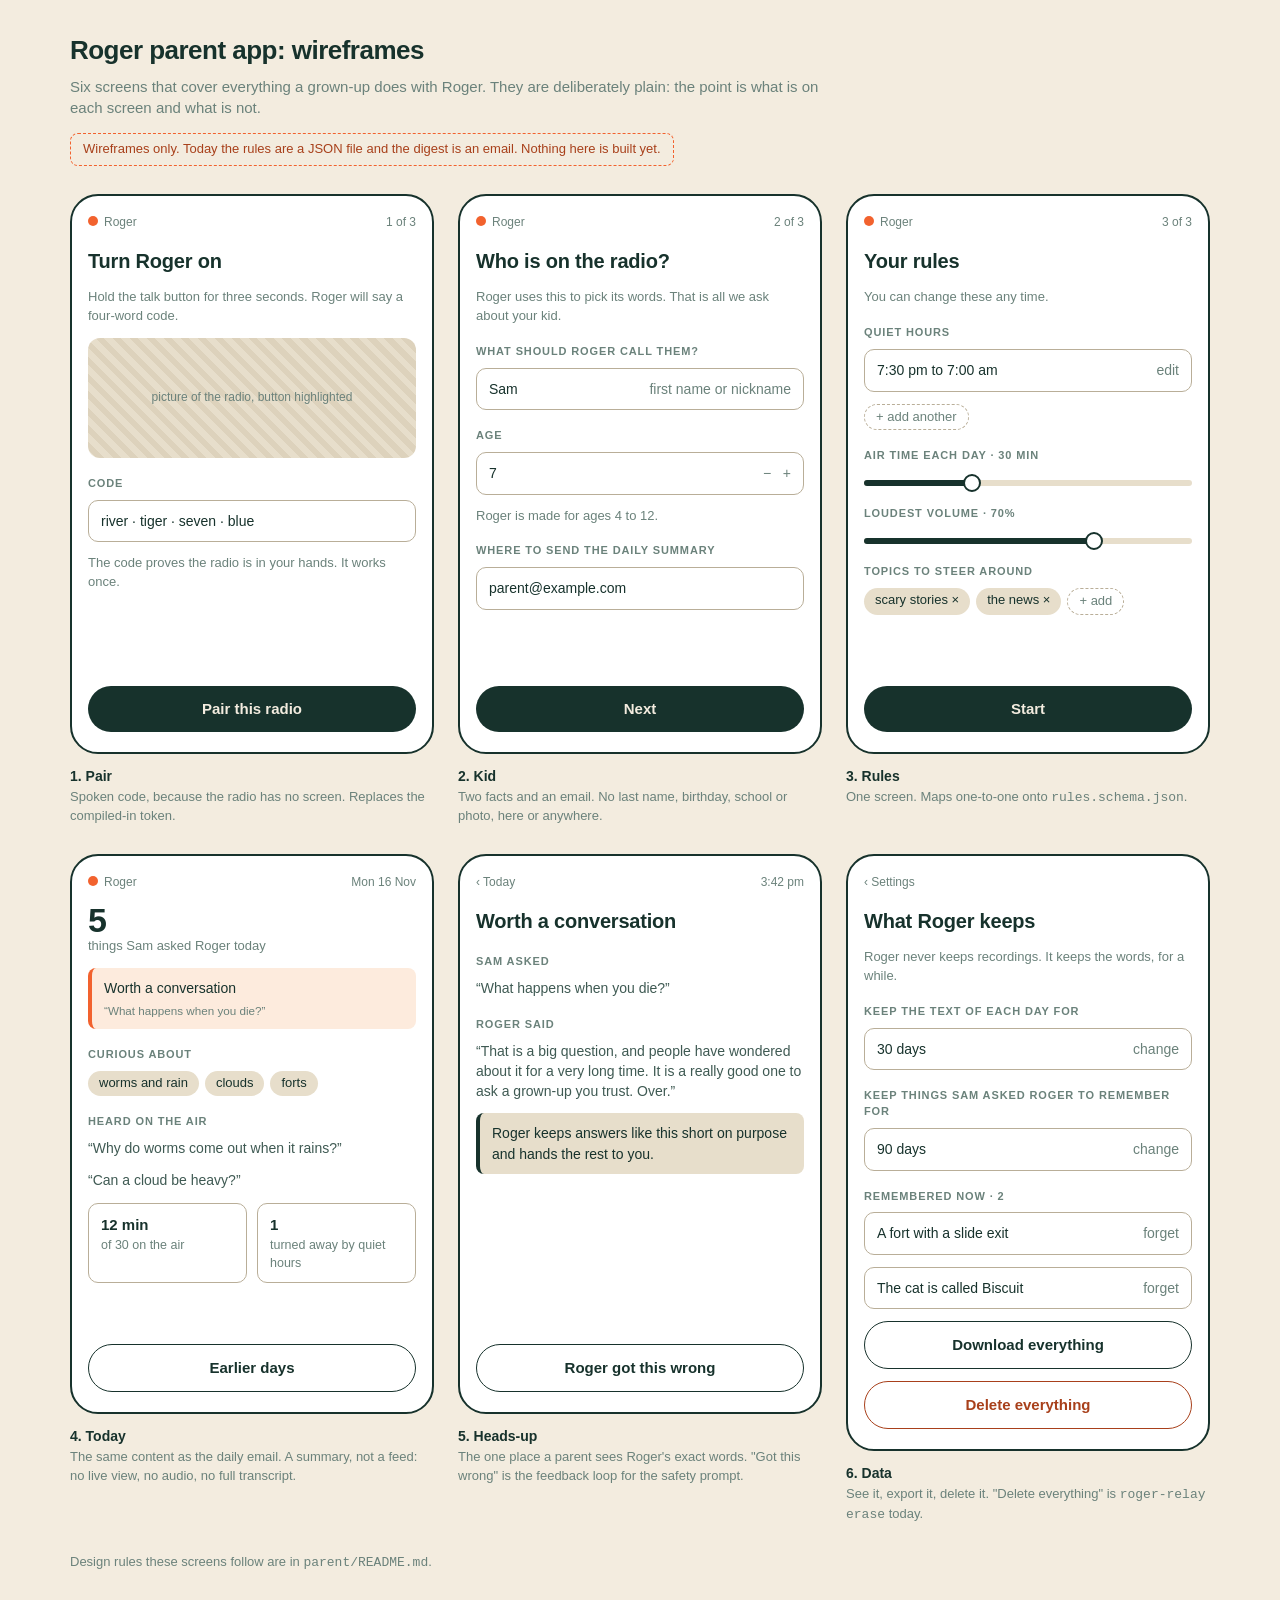
<file: parent/wireframes/index.html>
<!doctype html>
<html lang="en">
<head>
<meta charset="utf-8">
<meta name="viewport" content="width=device-width,initial-scale=1">
<title>Roger parent app: wireframes</title>
<style>
  :root { --ink:#17322C; --paper:#F3ECDF; --line:#B9AE98; --fill:#E7DECB; --mute:#6B827B; --accent:#F2622E; --card:#FFFFFF; }
  * { box-sizing:border-box; }
  body { margin:0; background:var(--paper); color:var(--ink); font:15px/1.45 -apple-system,BlinkMacSystemFont,"Segoe UI",Helvetica,Arial,sans-serif; }
  header { max-width:1180px; margin:0 auto; padding:32px 20px 8px; }
  h1 { margin:0 0 6px; font-size:26px; letter-spacing:-0.02em; }
  header p { margin:0; max-width:760px; color:var(--mute); }
  .note { display:inline-block; margin-top:14px; padding:6px 12px; border:1.5px dashed var(--accent); border-radius:8px; color:#A8401B; font-size:13px; }
  main { max-width:1180px; margin:0 auto; padding:20px; display:grid; grid-template-columns:repeat(auto-fill,minmax(300px,1fr)); gap:28px 24px; }
  figure { margin:0; }
  figcaption { margin-top:12px; font-size:13px; color:var(--mute); }
  figcaption b { display:block; color:var(--ink); font-size:14px; margin-bottom:2px; }
  .phone { background:var(--card); border:2px solid var(--ink); border-radius:28px; padding:18px 16px 20px; min-height:560px; display:flex; flex-direction:column; gap:12px; }
  .bar { display:flex; justify-content:space-between; align-items:center; font-size:12px; color:var(--mute); }
  .dot { width:10px; height:10px; border-radius:50%; background:var(--accent); display:inline-block; margin-right:6px; }
  h2 { margin:4px 0 0; font-size:20px; letter-spacing:-0.01em; }
  .sub { margin:0; color:var(--mute); font-size:13px; }
  .field { border:1.5px solid var(--line); border-radius:10px; padding:10px 12px; display:flex; justify-content:space-between; align-items:center; font-size:14px; }
  .field span:last-child { color:var(--mute); }
  .label { font-size:11px; font-weight:700; letter-spacing:.08em; text-transform:uppercase; color:var(--mute); margin:6px 0 -4px; }
  .btn { margin-top:auto; background:var(--ink); color:var(--paper); border-radius:999px; padding:12px; text-align:center; font-weight:600; }
  .btn.ghost { background:none; color:var(--ink); border:1.5px solid var(--ink); margin-top:0; }
  .btn.danger { background:none; color:#A8401B; border:1.5px solid #A8401B; margin-top:0; }
  .ph { background:repeating-linear-gradient(45deg,var(--fill),var(--fill) 6px,#DDD2BC 6px,#DDD2BC 12px); border-radius:12px; height:120px; display:flex; align-items:center; justify-content:center; color:var(--mute); font-size:12px; }
  .chips { display:flex; flex-wrap:wrap; gap:6px; }
  .chip { background:var(--fill); border-radius:999px; padding:3px 11px; font-size:13px; }
  .chip.add { background:none; border:1.5px dashed var(--line); color:var(--mute); }
  .track { height:6px; border-radius:3px; background:var(--fill); position:relative; margin:8px 0 2px; }
  .track i { position:absolute; left:0; top:0; bottom:0; border-radius:3px; background:var(--ink); }
  .track b { position:absolute; top:-6px; width:18px; height:18px; border-radius:50%; background:var(--card); border:2px solid var(--ink); }
  .alert { border-left:4px solid var(--accent); background:#FDEBDD; border-radius:8px; padding:10px 12px; font-size:14px; }
  .alert small { display:block; color:var(--mute); margin-top:4px; }
  .quote { color:#3F5A53; font-size:14px; margin:0; }
  .big { font-size:34px; font-weight:800; letter-spacing:-0.03em; line-height:1; }
  .row { display:flex; gap:10px; }
  .row > * { flex:1; }
  .stat { border:1.5px solid var(--line); border-radius:10px; padding:10px 12px; }
  .stat small { color:var(--mute); display:block; }
  footer { max-width:1180px; margin:0 auto; padding:8px 20px 40px; color:var(--mute); font-size:13px; }
</style>
</head>
<body>
<header>
  <h1>Roger parent app: wireframes</h1>
  <p>Six screens that cover everything a grown-up does with Roger. They are deliberately plain: the point is what is on each screen and what is not.</p>
  <div class="note">Wireframes only. Today the rules are a JSON file and the digest is an email. Nothing here is built yet.</div>
</header>
<main>

<figure>
  <div class="phone">
    <div class="bar"><span><span class="dot"></span>Roger</span><span>1 of 3</span></div>
    <h2>Turn Roger on</h2>
    <p class="sub">Hold the talk button for three seconds. Roger will say a four-word code.</p>
    <div class="ph">picture of the radio, button highlighted</div>
    <div class="label">Code</div>
    <div class="field"><span>river · tiger · seven · blue</span><span></span></div>
    <p class="sub">The code proves the radio is in your hands. It works once.</p>
    <div class="btn">Pair this radio</div>
  </div>
  <figcaption><b>1. Pair</b>Spoken code, because the radio has no screen. Replaces the compiled-in token.</figcaption>
</figure>

<figure>
  <div class="phone">
    <div class="bar"><span><span class="dot"></span>Roger</span><span>2 of 3</span></div>
    <h2>Who is on the radio?</h2>
    <p class="sub">Roger uses this to pick its words. That is all we ask about your kid.</p>
    <div class="label">What should Roger call them?</div>
    <div class="field"><span>Sam</span><span>first name or nickname</span></div>
    <div class="label">Age</div>
    <div class="field"><span>7</span><span>− &nbsp; +</span></div>
    <p class="sub">Roger is made for ages 4 to 12.</p>
    <div class="label">Where to send the daily summary</div>
    <div class="field"><span>parent@example.com</span><span></span></div>
    <div class="btn">Next</div>
  </div>
  <figcaption><b>2. Kid</b>Two facts and an email. No last name, birthday, school or photo, here or anywhere.</figcaption>
</figure>

<figure>
  <div class="phone">
    <div class="bar"><span><span class="dot"></span>Roger</span><span>3 of 3</span></div>
    <h2>Your rules</h2>
    <p class="sub">You can change these any time.</p>
    <div class="label">Quiet hours</div>
    <div class="field"><span>7:30 pm to 7:00 am</span><span>edit</span></div>
    <div class="chips"><span class="chip add">+ add another</span></div>
    <div class="label">Air time each day · 30 min</div>
    <div class="track"><i style="width:33%"></i><b style="left:calc(33% - 9px)"></b></div>
    <div class="label">Loudest volume · 70%</div>
    <div class="track"><i style="width:70%"></i><b style="left:calc(70% - 9px)"></b></div>
    <div class="label">Topics to steer around</div>
    <div class="chips"><span class="chip">scary stories ×</span><span class="chip">the news ×</span><span class="chip add">+ add</span></div>
    <div class="btn">Start</div>
  </div>
  <figcaption><b>3. Rules</b>One screen. Maps one-to-one onto <code>rules.schema.json</code>.</figcaption>
</figure>

<figure>
  <div class="phone">
    <div class="bar"><span><span class="dot"></span>Roger</span><span>Mon 16 Nov</span></div>
    <div><div class="big">5</div><p class="sub">things Sam asked Roger today</p></div>
    <div class="alert">Worth a conversation<small>“What happens when you die?”</small></div>
    <div class="label">Curious about</div>
    <div class="chips"><span class="chip">worms and rain</span><span class="chip">clouds</span><span class="chip">forts</span></div>
    <div class="label">Heard on the air</div>
    <p class="quote">“Why do worms come out when it rains?”</p>
    <p class="quote">“Can a cloud be heavy?”</p>
    <div class="row"><div class="stat"><b>12 min</b><small>of 30 on the air</small></div><div class="stat"><b>1</b><small>turned away by quiet hours</small></div></div>
    <div class="btn ghost" style="margin-top:auto">Earlier days</div>
  </div>
  <figcaption><b>4. Today</b>The same content as the daily email. A summary, not a feed: no live view, no audio, no full transcript.</figcaption>
</figure>

<figure>
  <div class="phone">
    <div class="bar"><span>‹ Today</span><span>3:42 pm</span></div>
    <h2>Worth a conversation</h2>
    <div class="label">Sam asked</div>
    <p class="quote">“What happens when you die?”</p>
    <div class="label">Roger said</div>
    <p class="quote">“That is a big question, and people have wondered about it for a very long time. It is a really good one to ask a grown-up you trust. Over.”</p>
    <div class="alert" style="background:var(--fill);border-color:var(--ink)">Roger keeps answers like this short on purpose and hands the rest to you.</div>
    <div class="btn ghost" style="margin-top:auto">Roger got this wrong</div>
  </div>
  <figcaption><b>5. Heads-up</b>The one place a parent sees Roger's exact words. "Got this wrong" is the feedback loop for the safety prompt.</figcaption>
</figure>

<figure>
  <div class="phone">
    <div class="bar"><span>‹ Settings</span><span></span></div>
    <h2>What Roger keeps</h2>
    <p class="sub">Roger never keeps recordings. It keeps the words, for a while.</p>
    <div class="label">Keep the text of each day for</div>
    <div class="field"><span>30 days</span><span>change</span></div>
    <div class="label">Keep things Sam asked Roger to remember for</div>
    <div class="field"><span>90 days</span><span>change</span></div>
    <div class="label">Remembered now · 2</div>
    <div class="field"><span>A fort with a slide exit</span><span>forget</span></div>
    <div class="field"><span>The cat is called Biscuit</span><span>forget</span></div>
    <div class="btn ghost" style="margin-top:auto">Download everything</div>
    <div class="btn danger">Delete everything</div>
  </div>
  <figcaption><b>6. Data</b>See it, export it, delete it. "Delete everything" is <code>roger-relay erase</code> today.</figcaption>
</figure>

</main>
<footer>Design rules these screens follow are in <code>parent/README.md</code>.</footer>
</body>
</html>
</file>
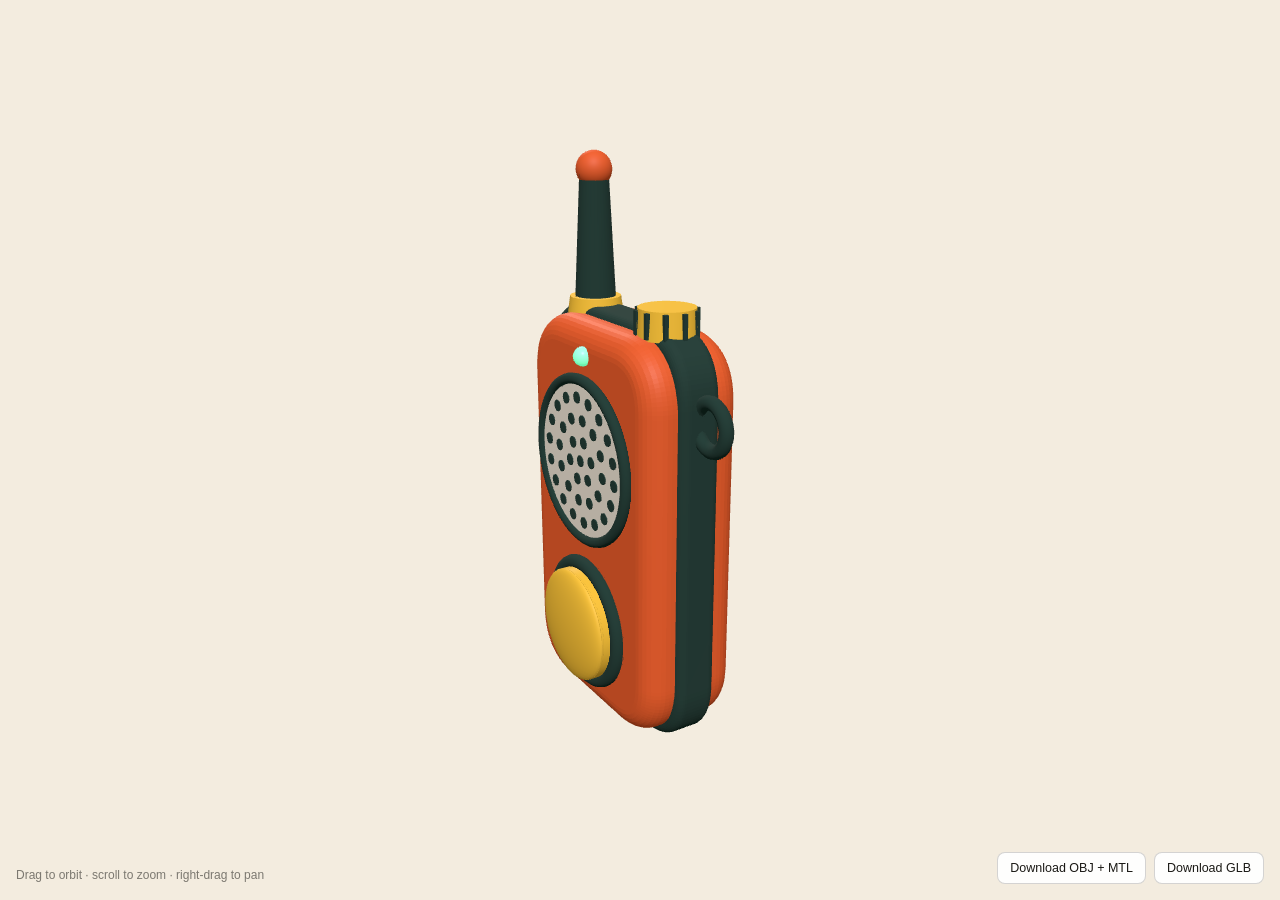
<file: public/model.html>
<!DOCTYPE html>
<html lang="en"><head>
<meta charset="utf-8">
<title>Roger — 3D model</title>
<meta name="viewport" content="width=device-width,initial-scale=1">
<script type="importmap">
{
  "imports": {
    "three": "./assets/three/build/three.module.min.js",
    "three/addons/controls/OrbitControls.js": "./assets/three/examples/jsm/controls/OrbitControls.js",
    "three/addons/exporters/OBJExporter.js": "./assets/three/examples/jsm/exporters/OBJExporter.js",
    "three/addons/exporters/GLTFExporter.js": "./assets/three/examples/jsm/exporters/GLTFExporter.js"
  }
}
</script>
<style>html,body{margin:0;height:100%;background:#F3ECDF}three-d-stage{display:block;width:100vw;height:100vh}three-d-stage:not(:defined){visibility:hidden}</style>
</head>
<body>
<three-d-stage name="roger-walkie" background="#F3ECDF" autorotate=""></three-d-stage>
<script src="assets/three-d-stage.js"></script>
<script type="module">
const stage = document.querySelector('three-d-stage');
const { THREE } = await stage.ready;
const mat = (name, color, roughness, extra = {}) => { const m = new THREE.MeshStandardMaterial({ color, roughness, metalness: 0, ...extra }); m.name = name; return m; };
const M = {
  shell: mat('shell_orange', 0xF2622E, 0.55),
  rubber: mat('rubber_green', 0x1F3D36, 0.9),
  cream: mat('speaker_cream', 0xF4EBDD, 0.7),
  yellow: mat('button_yellow', 0xFFC83D, 0.4),
  led: mat('led_mint', 0x9FF0C4, 0.3, { emissive: 0x4FE0A0, emissiveIntensity: 0.9 }),
};
const model = new THREE.Group(); model.name = 'roger';
const add = (name, geo, m, x = 0, y = 0, z = 0) => { const o = new THREE.Mesh(geo, m); o.name = name; o.position.set(x, y, z); o.castShadow = true; o.receiveShadow = true; model.add(o); return o; };
const rr = (w, h, r) => { const s = new THREE.Shape(), x = -w / 2, y = -h / 2;
  s.moveTo(x + r, y); s.lineTo(x + w - r, y); s.quadraticCurveTo(x + w, y, x + w, y + r);
  s.lineTo(x + w, y + h - r); s.quadraticCurveTo(x + w, y + h, x + w - r, y + h);
  s.lineTo(x + r, y + h); s.quadraticCurveTo(x, y + h, x, y + h - r);
  s.lineTo(x, y + r); s.quadraticCurveTo(x, y, x + r, y); return s; };
const slab = (w, h, r, d, b) => { const g = new THREE.ExtrudeGeometry(rr(w - 2 * b, h - 2 * b, r), { depth: d - 2 * b, bevelEnabled: true, bevelThickness: b, bevelSize: b, bevelSegments: 8, curveSegments: 24 }); g.center(); return g; };
const disc = (r, h, seg = 48) => new THREE.CylinderGeometry(r, r, h, seg).rotateX(Math.PI / 2);

const W = 0.068, H = 0.118, D = 0.030, F = D / 2;
add('body', slab(W, H, 0.012, D, 0.007), M.shell);
add('bumper_band', slab(W + 0.004, H + 0.004, 0.016, 0.013, 0.003), M.rubber);

// speaker
const SY = 0.020;
add('speaker_plate', disc(0.0235, 0.002), M.cream, 0, SY, F + 0.0005);
add('speaker_ring', new THREE.TorusGeometry(0.0238, 0.0016, 12, 64), M.rubber, 0, SY, F + 0.001);
[[0, 1], [0.0062, 6], [0.0124, 12], [0.0186, 18]].forEach(([rad, n], ri) => {
  for (let i = 0; i < n; i++) { const a = (i / n) * Math.PI * 2 + ri * 0.2;
    add(`grille_${ri}_${i}`, disc(0.0017, 0.001, 16), M.rubber, Math.cos(a) * rad, SY + Math.sin(a) * rad, F + 0.0013); }
});
add('status_led', new THREE.SphereGeometry(0.0028, 24, 16), M.led, 0, 0.0505, F + 0.0002);

// talk button
const BY = -0.031;
add('talk_collar', new THREE.TorusGeometry(0.0182, 0.0022, 12, 64), M.rubber, 0, BY, F + 0.0006);
add('talk_button', disc(0.017, 0.006), M.yellow, 0, BY, F + 0.002);
const dome = add('talk_button_dome', new THREE.SphereGeometry(0.017, 48, 24), M.yellow, 0, BY, F + 0.0049); dome.scale.z = 0.22;

// top: antenna + volume knob
const T = H / 2;
add('antenna_collar', new THREE.CylinderGeometry(0.0075, 0.0082, 0.005, 32), M.yellow, -0.019, T + 0.0015, 0);
add('antenna', new THREE.CylinderGeometry(0.0042, 0.006, 0.036, 32), M.rubber, -0.019, T + 0.021, 0);
add('antenna_tip', new THREE.SphereGeometry(0.0052, 32, 20), M.shell, -0.019, T + 0.040, 0);
add('volume_knob', new THREE.CylinderGeometry(0.008, 0.0085, 0.008, 32), M.yellow, 0.019, T + 0.003, 0);
for (let i = 0; i < 10; i++) { const a = i / 10 * Math.PI * 2; add(`knob_rib_${i}`, new THREE.BoxGeometry(0.0012, 0.007, 0.0012), M.rubber, 0.019 + Math.cos(a) * 0.0084, T + 0.003, Math.sin(a) * 0.0084); }

// side: strap lug + grip ribs
add('strap_lug', new THREE.TorusGeometry(0.0065, 0.002, 12, 40), M.rubber, W / 2 + 0.006, 0.038, 0);
for (let i = 0; i < 5; i++) add(`grip_rib_${i}`, new THREE.BoxGeometry(0.002, 0.004, 0.011), M.yellow, -(W / 2 + 0.0022), -0.012 - i * 0.008, 0);

// back: belt clip
add('belt_clip', slab(0.022, 0.066, 0.006, 0.005, 0.0015), M.rubber, 0, 0.012, -(F + 0.0022));
add('clip_hinge', new THREE.CylinderGeometry(0.003, 0.003, 0.024, 20).rotateZ(Math.PI / 2), M.yellow, 0, 0.043, -(F + 0.004));

model.position.y = H / 2 + 0.002;
model.rotation.y = -0.35;
stage.setObject(model);
if (new URLSearchParams(location.search).has('embed') && stage._controls) stage._controls.enableZoom = false;
</script>


</body></html>
</file>
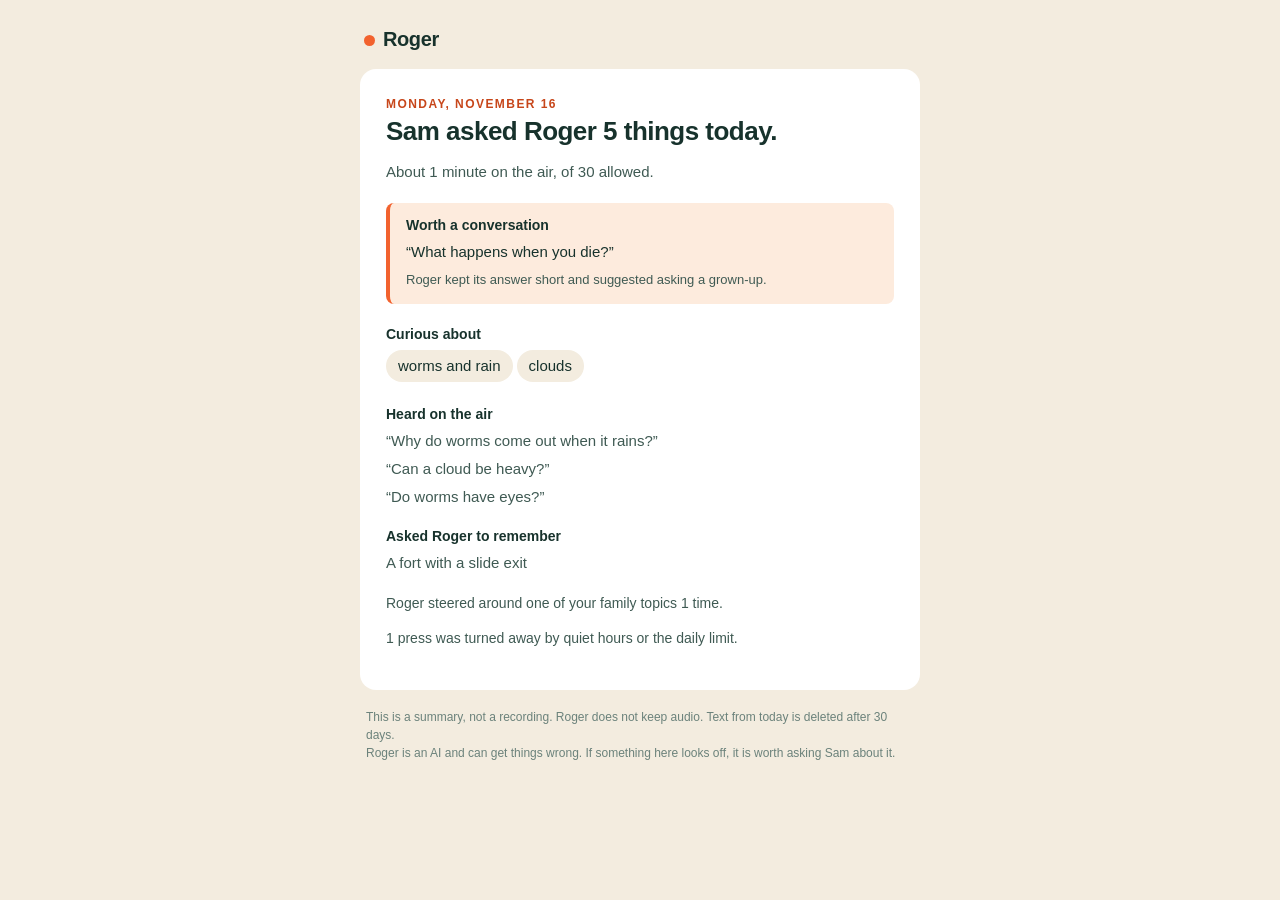
<file: parent/digest/sample.html>
<!doctype html>
<html lang="en">
<head>
<meta charset="utf-8">
<meta name="viewport" content="width=device-width,initial-scale=1">
<title>Sam on the air: Monday, November 16</title>
</head>
<body style="margin:0;padding:0;background:#F3ECDF;font-family:-apple-system,BlinkMacSystemFont,'Segoe UI',Helvetica,Arial,sans-serif;color:#17322C;">
<table role="presentation" width="100%" cellpadding="0" cellspacing="0" style="background:#F3ECDF;">
<tr><td align="center" style="padding:28px 16px;">
<table role="presentation" width="100%" cellpadding="0" cellspacing="0" style="max-width:560px;">

<tr><td style="padding:0 4px 18px;font-size:20px;font-weight:800;letter-spacing:-0.02em;">
<span style="display:inline-block;width:11px;height:11px;border-radius:50%;background:#F2622E;margin-right:8px;"></span>Roger
</td></tr>

<tr><td style="background:#FFFFFF;border-radius:16px;padding:28px 26px;">
<p style="margin:0 0 6px;font-size:12px;font-weight:600;letter-spacing:.12em;text-transform:uppercase;color:#C7461A;">Monday, November 16</p>
<h1 style="margin:0 0 14px;font-size:26px;line-height:1.15;letter-spacing:-0.02em;">Sam asked Roger 5 things today.</h1>
<p style="margin:0 0 20px;font-size:15px;line-height:1.5;color:#3F5A53;">About 1 minute on the air, of 30 allowed.</p>


<table role="presentation" width="100%" cellpadding="0" cellspacing="0" style="margin:0 0 22px;">
<tr><td style="background:#FDEBDD;border-left:4px solid #F2622E;border-radius:8px;padding:14px 16px;">
<p style="margin:0 0 8px;font-size:14px;font-weight:700;">Worth a conversation</p>
<p style="margin:0 0 6px;font-size:15px;line-height:1.45;">&ldquo;What happens when you die?&rdquo;</p>
<p style="margin:8px 0 0;font-size:13px;line-height:1.45;color:#3F5A53;">Roger kept its answer short and suggested asking a grown-up.</p>
</td></tr>
</table>



<p style="margin:0 0 8px;font-size:14px;font-weight:700;">Curious about</p>
<p style="margin:0 0 20px;font-size:15px;line-height:1.9;">
<span style="display:inline-block;background:#F3ECDF;border-radius:999px;padding:2px 12px;margin:0 4px 4px 0;">worms and rain</span><span style="display:inline-block;background:#F3ECDF;border-radius:999px;padding:2px 12px;margin:0 4px 4px 0;">clouds</span>
</p>



<p style="margin:0 0 8px;font-size:14px;font-weight:700;">Heard on the air</p>
<p style="margin:0 0 6px;font-size:15px;line-height:1.45;color:#3F5A53;">&ldquo;Why do worms come out when it rains?&rdquo;</p><p style="margin:0 0 6px;font-size:15px;line-height:1.45;color:#3F5A53;">&ldquo;Can a cloud be heavy?&rdquo;</p><p style="margin:0 0 6px;font-size:15px;line-height:1.45;color:#3F5A53;">&ldquo;Do worms have eyes?&rdquo;</p>

<div style="height:14px;"></div>



<p style="margin:0 0 8px;font-size:14px;font-weight:700;">Asked Roger to remember</p>
<p style="margin:0 0 6px;font-size:15px;line-height:1.45;color:#3F5A53;">A fort with a slide exit</p>
<div style="height:14px;"></div>


<p style="margin:0 0 14px;font-size:14px;line-height:1.45;color:#3F5A53;">Roger steered around one of your family topics 1 time.</p>
<p style="margin:0 0 14px;font-size:14px;line-height:1.45;color:#3F5A53;">1 press was turned away by quiet hours or the daily limit.</p>
</td></tr>

<tr><td style="padding:18px 6px 0;font-size:12px;line-height:1.5;color:#6B827B;">
This is a summary, not a recording. Roger does not keep audio. Text from today is deleted after 30 days.<br>
Roger is an AI and can get things wrong. If something here looks off, it is worth asking Sam about it.
</td></tr>

</table>
</td></tr>
</table>
</body>
</html>
</file>
